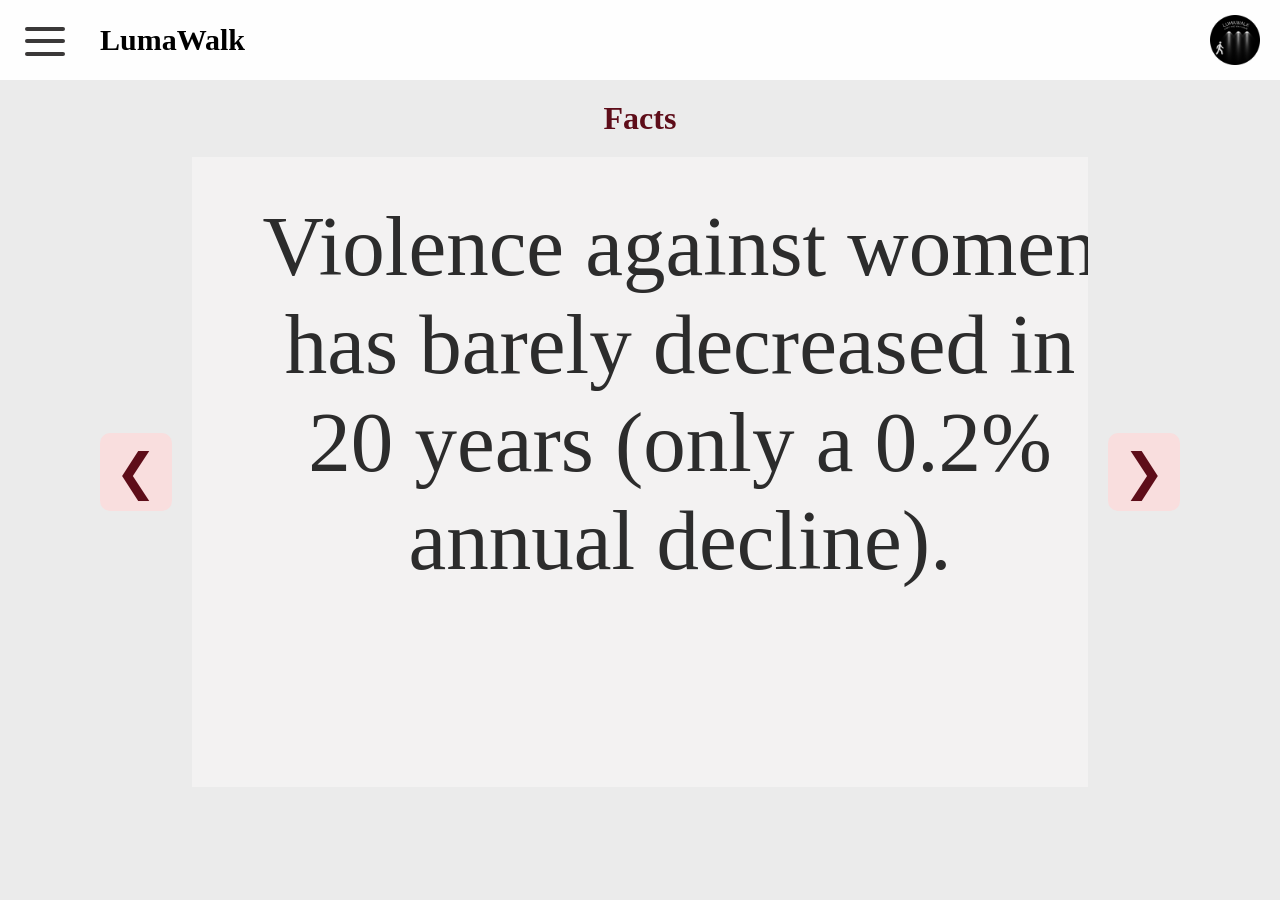
<file: Facts.html>
<!DOCTYPE html>
<html lang="en">
<head>
    <meta charset="UTF-8">
    <meta name="viewport" content="width=device-width, initial-scale=1.0">
    <title>Facts</title>
    <link rel="stylesheet" href="facts.css">
</head>
<body>
    <div class="off-screen-menu"> 
        <ul>
            <li>
                <a href="home.html">
                    <img src="Images/Icons/1Home.png" class="icon" alt="Home page icon">
                    <div class="iconinfo">
                        <h4>Home</h4>
                        <p>Welcome & Overview</p>
                    </div>
                </a>
            </li>
            <li>
                <a href="SelfDefence.html">
                    <img src="Images/Icons/2Self-defence-techniques.png" class="icon" alt="Self defence icon">
                    <div class="iconinfo">
                        <h4>Self Defense</h4>
                        <p>Techniques & Awareness</p>
                    </div>
                </a>
            </li>
            <li>
                <a href="Facts.html">
                    <img src="Images/Icons/3Facts.png" class="icon" alt="facts icon">
                    <div class="iconinfo">
                        <h4>Facts</h4>
                        <p>Important and Interesting Facts </p>
                    </div>
                </a>
            </li>
            <li>
                <a href="safetytips.html">
                    <img src="Images/Icons/4Safety-tips.png" class="icon" alt="safetytips">
                    <div class="iconinfo">
                        <h4>Safety Tips</h4>
                        <p>Night, Transport, Digital, First Date</p>
                    </div>
                </a>
            </li>
        </ul>
    </div>

    <header class="sticky-menu">
        <nav>
            <div class="ham-menu">
                <span></span>
                <span></span>
                <span></span>
            </div>
        </nav>
        <h1 class="LumaWalk"> 
            LumaWalk
        </h1>
        <img src="Images/Icons/Lumawalk-logo.png" class="logo" alt="LUmaWalk logo">
    </header>

    <div class="Facts">
        <h2 class="facts-title">Facts</h2>

        <div class="facts-carousel">

            <button class="arrow left" onclick="prevFact()">&#10094;</button>

            <div class="facts-wrapper">
                <div class="fact-card">Violence against women has barely decreased in 20 years (only a 0.2% annual decline).</div>
                <div class="fact-card">In OECD countries, violence against women costs about $110 billion per year. </div>
                <div class="fact-card">Closing the digital gender gap could add $1.5 trillion to the global economy by 2030.</div>
                <div class="fact-card">Full legal equality for women could still be 286 years away at the current rate of progress.</div>
                <div class="fact-card">Women are more likely to have their pain underestimated or undertreated</div>
                <div class="fact-card">Women can experience different medication effects because many drugs were historically tested mainly on men.</div>            </div>

            <button class="arrow right" onclick="nextFact()">&#10095;</button>
        </div>
    </div>
<script src="script.js"></script>
</body>
</html>
</file>
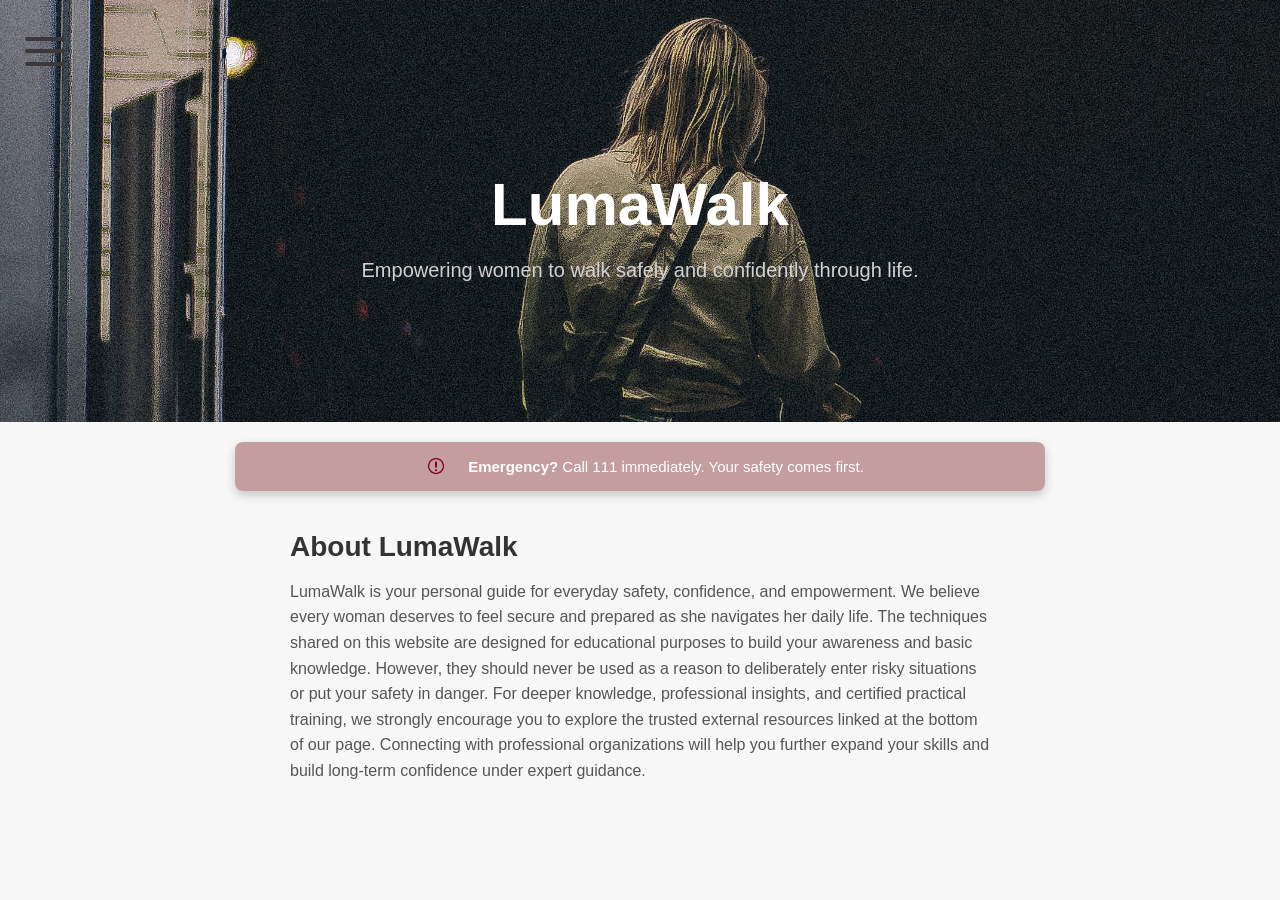
<file: home.html>
<!DOCTYPE html>
<html lang="en">
<head>
    <meta charset="UTF-8">
    <title>LumaWalk - Home</title>
    <link rel="stylesheet" href="Style.css">
</head>
<body>

    <div class="off-screen-menu"> 
        <ul>
            <li>
                <a href="home.html">
                    <img src="Images/Icons/1Home.png" class="icon" alt="Home page icon">
                    <div class="iconinfo">
                        <h4>Home</h4>
                        <p>Welcome & Overview</p>
                    </div>
                </a>
            </li>
            <li>
                <a href="SelfDefence.html">
                    <img src="Images/Icons/2Self-defence-techniques.png" class="icon" alt="Self defence icon">
                    <div class="iconinfo">
                        <h4>Self Defense</h4>
                        <p>Techniques & Awareness</p>
                    </div>
                </a>
            </li>
            <li>
                <a href="Facts.html">
                    <img src="Images/Icons/3Facts.png" class="icon" alt="facts icon">
                    <div class="iconinfo">
                        <h4>Facts</h4>
                        <p>Important and Interesting Facts </p>
                    </div>
                </a>
            </li>
            <li>
                <a href="safetytips.html">
                    <img src="Images/Icons/4Safety-tips.png" class="icon" alt="safetytips">
                    <div class="iconinfo">
                        <h4>Safety Tips</h4>
                        <p>Night, Transport, Digital, First Date</p>
                    </div>
                </a>
            </li>
        </ul>
    </div>
    <nav>
        <div class="ham-menu">
            <span></span>
            <span></span>
            <span></span>
        </div>
    </nav>

    <!-- Home Page Content -->
    <section class="banner">
        <h1>LumaWalk</h1>
        <p>Empowering women to walk safely and confidently through life.</p>
    </section>

    <section class="emergency-box">
        <img src="Images\Icons\Emergency-icon.png" class="emergency-icon">
    <p><strong>Emergency?</strong> Call 111 immediately. Your safety comes first.</p>
</section>

<section class="about">
    <h2>About LumaWalk</h2>
    <p>
        LumaWalk is your personal guide for everyday safety, confidence, and empowerment. 
        We believe every woman deserves to feel secure and prepared as she navigates her daily life. 
        The techniques shared on this website are designed for educational purposes to build your awareness and 
        basic knowledge. However, they should never be used as a reason to deliberately enter risky situations 
        or put your safety in danger. For deeper knowledge, professional insights, and certified practical
        training, we strongly encourage you to explore the trusted external resources linked at the 
        bottom of our page. Connecting with professional organizations will help you further expand your skills 
        and build long-term confidence under expert guidance.   
    </p>
</section>


<script src="script.js"></script>
</body>
</html>
</file>
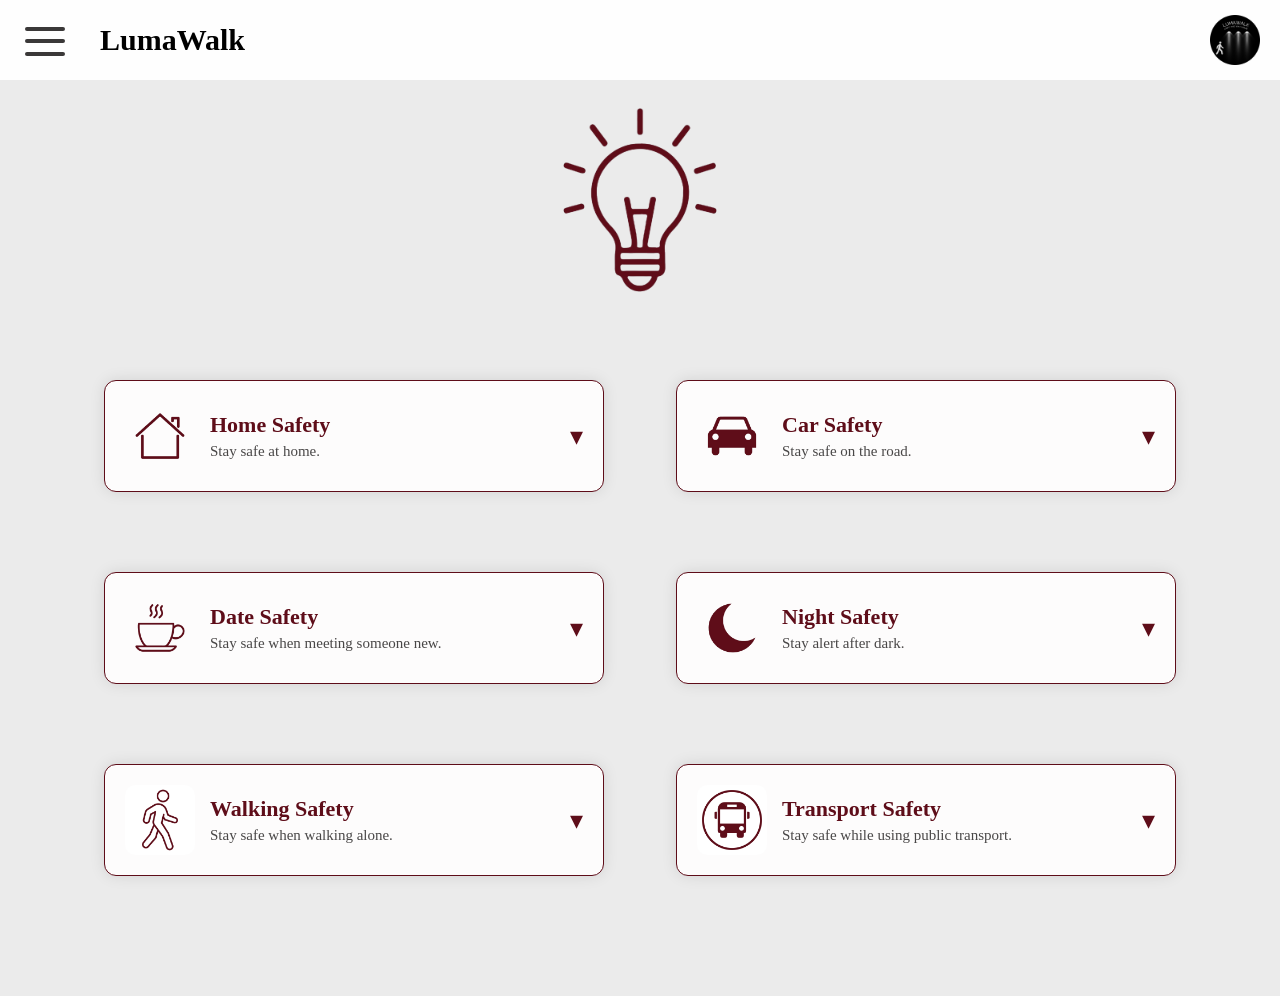
<file: safetytips.html>
<!DOCTYPE html>
<html lang="en">
<head>
    <meta charset="UTF-8">
    <meta name="viewport" content="width=device-width, initial-scale=1.0">
    <title>Safety tips</title>
    <link rel="stylesheet" href="safetytips.css">
</head>
<body>
    
    <div class="off-screen-menu"> 
        <ul>
            <li>
                <a href="home.html">
                    <img src="Images/Icons/1Home.png" class="icon" alt="Home page icon">
                    <div class="iconinfo">
                        <h4>Home</h4>
                        <p>Welcome & Overview</p>
                    </div>
                </a>
            </li>
            <li>
                <a href="SelfDefence.html">
                    <img src="Images/Icons/2Self-defence-techniques.png" class="icon" alt="Self defence icon">
                    <div class="iconinfo">
                        <h4>Self Defense</h4>
                        <p>Techniques & Awareness</p>
                    </div>
                </a>
            </li>
            <li>
                <a href="Facts.html">
                    <img src="Images/Icons/3Facts.png" class="icon" alt="facts icon">
                    <div class="iconinfo">
                        <h4>Facts</h4>
                        <p>Important and Interesting Facts </p>
                    </div>
                </a>
            </li>
            <li>
                <a href="safetytips.html">
                    <img src="Images/Icons/4Safety-tips.png" class="icon" alt="safetytips">
                    <div class="iconinfo">
                        <h4>Safety Tips</h4>
                        <p>Night, Transport, Digital, First Date</p>
                    </div>
                </a>
            </li>
        </ul>
    </div>

    <header class="sticky-menu">
        <nav>
            <div class="ham-menu">
                <span></span>
                <span></span>
                <span></span>
            </div>
        </nav>
        <h1 class="LumaWalk"> 
            LumaWalk
        </h1>
        <img src="Images/Icons/Lumawalk-logo.png" class="logo" alt="LUmaWalk logo">
    </header>

<!--Safety tips icon-->
<div class="safetyicon-container">
    <img src="Images/Safety-tips/safety-tips-icon.png" class="safety-icon" alt="safetytipsicon">
</div>
<!--Tips-->
    <div class="main-container">


    <div class="container1">

<!--House safety--> 
        <div class="tips-container">

    <div class="tips-header" onclick="toggleDropdown(this)">
        <img src="Images/Safety-tips/home-safety.png" class="tips-icon" alt="Home safety">

        <div class="tips-text-block">
            <h1 class="tips-heading">Home Safety</h1>
            <p class="tips-description">Stay safe at home.</p>
        </div>

        <span class="tips-arrow">&#9662;</span>
    </div>

    <div class="tips-dropdown">
        <ul>
            <li>Lock doors and windows</li>
            <li>Keep curtains closed at night to prevent people seeing inside</li>
            <li>Keep a personal alarm or safety tool near your bed</li>
            <li>Close the garage door immediately after entering</li>
            <li>Never indicate you are alone when answering the door</li>
        </ul>
    </div>

</div>

<!--Car safety--> 
        <div class="tips-container">

    <div class="tips-header" onclick="toggleDropdown(this)">
        <img src="Images/Safety-tips/car-safety.png" class="tips-icon" alt="Car safety">

        <div class="tips-text-block">
            <h1 class="tips-heading">Car Safety</h1>
            <p class="tips-description">Stay safe on the road.</p>
        </div>

        <span class="tips-arrow">&#9662;</span>
    </div>

    <div class="tips-dropdown">
        <ul>
            <li>Lock doors immediately after entering</li>
            <li>Park in well‑lit, busy areas</li>
            <li>Check the back seat before getting in</li>
            <li>Keep your phone charged and accessible</li>
            <li>Trust your instincts</li>
        </ul>
    </div>

</div>

<!--Date safety--> 
        <div class="tips-container">

    <div class="tips-header" onclick="toggleDropdown(this)">
        <img src="Images/Safety-tips/date-safety.png" class="tips-icon" alt="Date safety">

        <div class="tips-text-block">
            <h1 class="tips-heading">Date Safety</h1>
            <p class="tips-description">Stay safe when meeting someone new.</p>
        </div>

        <span class="tips-arrow">&#9662;</span>
    </div>

    <div class="tips-dropdown">
        <ul>
            <li>Meet in public places for the first few dates</li>
            <li>Tell a friend where you’re going and who you’re meeting</li>
            <li>Keep your drink in sight at all times</li>
            <li>Arrange your own transport</li>
            <li>Set a check‑in message with someone you trust</li>
            <li>Leave immediately if you feel pressured or uncomfortable</li>
        </ul>
    </div>

</div>

<!--Night safety--> 
        <div class="tips-container">

    <div class="tips-header" onclick="toggleDropdown(this)">
        <img src="Images/Safety-tips/night-safety.png" class="tips-icon" alt="Night safety">

        <div class="tips-text-block">
            <h1 class="tips-heading">Night Safety</h1>
            <p class="tips-description">Stay alert after dark.</p>
        </div>

        <span class="tips-arrow">&#9662;</span>
    </div>

    <div class="tips-dropdown">
        <ul>
            <li>Stick to well‑lit streets and busy areas</li>
            <li>Avoid wearing headphones at full volume</li>
            <li>Share your live location with someone you trust</li>
            <li>Walk with confidence and purpose</li>
            <li>Call for help early if you feel unsafe</li>
        </ul>
    </div>

</div>

<!--Walking safety--> 
        <div class="tips-container">

    <div class="tips-header" onclick="toggleDropdown(this)">
        <img src="Images/Safety-tips/walking-safety.png" class="tips-icon" alt="walking safety">

        <div class="tips-text-block">
            <h1 class="tips-heading">Walking Safety</h1>
            <p class="tips-description">Stay safe when walking alone.</p>
        </div>

        <span class="tips-arrow">&#9662;</span>
    </div>

    <div class="tips-dropdown">
        <ul>
            <li>Walk with confidence and stay aware of your surroundings.</li>
            <li>Avoid dark shortcuts; choose bright, busy paths instead.</li>
            <li>Keep your phone in your hand and your bag close to your body.</li>
            <li>Share your location with someone you trust while walking.</li>
            <li>If someone makes you uneasy, change direction or head toward people.</li>
        </ul>
    </div>

</div>

<!--Transport safety--> 
        <div class="tips-container">

    <div class="tips-header" onclick="toggleDropdown(this)">
        <img src="Images/Safety-tips/transport-safety.png" class="tips-icon" alt="transport safety">

        <div class="tips-text-block">
            <h1 class="tips-heading">Transport Safety</h1>
            <p class="tips-description">Stay safe while using public transport.</p>
        </div>

        <span class="tips-arrow">&#9662;</span>
    </div>

    <div class="tips-dropdown">
        <ul>
            <li>Wait for transport in bright, busy areas where others are around.</li>
            <li>Share your route or ride details with someone you trust.</li>
            <li>Sit near the driver or other passengers, not in isolated seats.</li>
            <li>Keep your bag close and your phone easily accessible.</li>
            <li>If someone makes you uncomfortable, move seats or exit safely.</li>
        </ul>
    </div>

</div>

    </div>
        </div>
<script src="safetytips.js"></script>
</body>
</html>
</file>
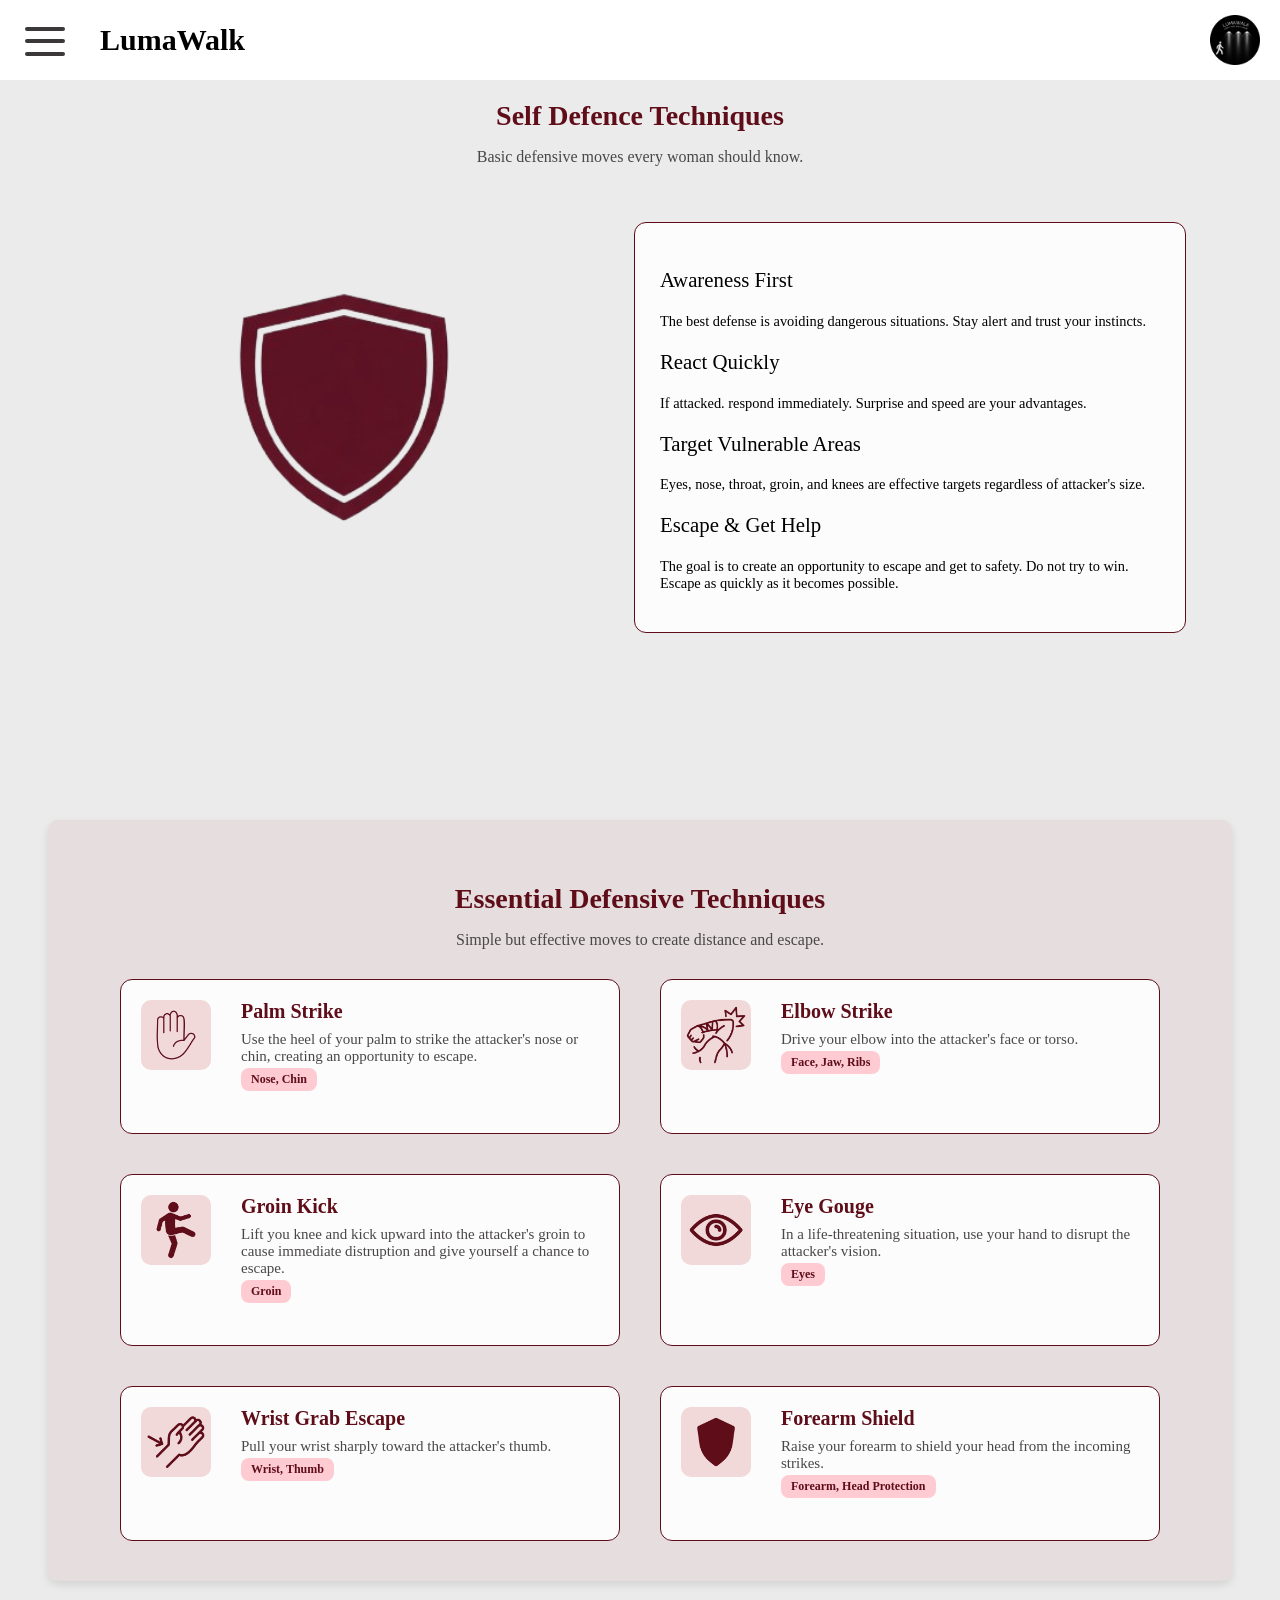
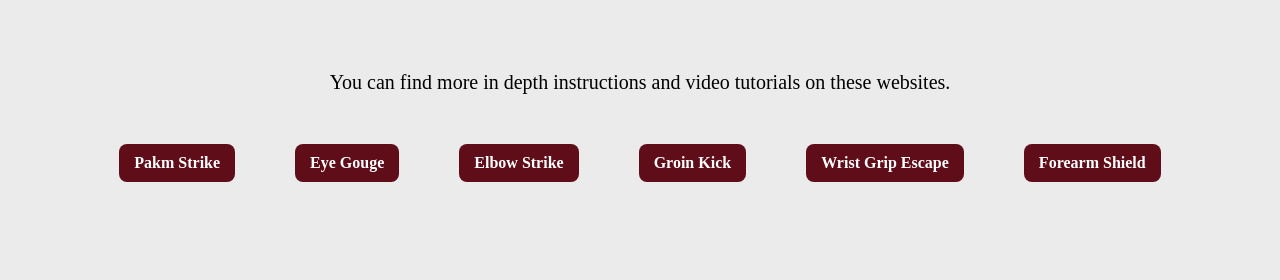
<file: SelfDefence.html>
<!DOCTYPE html>
<html lang="en">
<head>
    <meta charset="UTF-8">
    <meta name="viewport" content="width=device-width, initial-scale=1.0">
    <title>Self Defence</title>
    <link rel="stylesheet" href="selfdefence.css">
</head>
<body>
    <div class="off-screen-menu"> 
        <ul>
            <li>
                <a href="home.html">
                    <img src="Images/Icons/1Home.png" class="icon" alt="Home page icon">
                    <div class="iconinfo">
                        <h4>Home</h4>
                        <p>Welcome & Overview</p>
                    </div>
                </a>
            </li>
            <li>
                <a href="SelfDefence.html">
                    <img src="Images/Icons/2Self-defence-techniques.png" class="icon" alt="Self defence icon">
                    <div class="iconinfo">
                        <h4>Self Defense</h4>
                        <p>Techniques & Awareness</p>
                    </div>
                </a>
            </li>
            <li>
                <a href="Facts.html">
                    <img src="Images/Icons/3Facts.png" class="icon" alt="facts icon">
                    <div class="iconinfo">
                        <h4>Facts</h4>
                        <p>Important and Interesting Facts </p>
                    </div>
                </a>
            </li>
            <li>
                <a href="safetytips.html">
                    <img src="Images/Icons/4Safety-tips.png" class="icon" alt="safetytips">
                    <div class="iconinfo">
                        <h4>Safety Tips</h4>
                        <p>Night, Transport, Digital, First Date</p>
                    </div>
                </a>
            </li>
        </ul>
    </div>

    <header class="sticky-menu">
        <nav>
            <div class="ham-menu">
                <span></span>
                <span></span>
                <span></span>
            </div>
        </nav>
        <h1 class="LumaWalk"> 
            LumaWalk
        </h1>
        <img src="Images/Icons/Lumawalk-logo.png" class="logo" alt="LUmaWalk logo">
    </header>

    <div class="title">
        <h2>Self Defence Techniques</h2>
        <p> Basic defensive moves every woman should know.</p>
    </div>
        <div class="main-container">
            <img src="Images/Icons/Selfdefence_page_logo-.png" class="selfdefenceicon" alt="self defence logo">
                <div class="text-container">
                   <p class="headings">  Awareness First</p>
                   <p class="points"> The best defense is avoiding dangerous situations. Stay alert and trust your instincts.</p>
                   <p class="headings">   React Quickly</p>
                   <p class="points"> If attacked. respond immediately. Surprise and speed are your advantages.</p>
                   <p class="headings">  Target Vulnerable Areas</p>
                   <p class="points"> Eyes, nose, throat, groin, and knees are effective targets regardless of attacker's size.</p>
                   <p class="headings">  Escape & Get Help</p>
                   <p class="points"> The goal is to create an opportunity to escape and get to safety. Do not try to win. Escape as quickly as it becomes possible.</p>
                </div>
        </div>

<!-- Essential Defensive Techniques Section -->
<div class="Essential-techniques">

    <h2 class="techniques-heading"> Essential Defensive Techniques</h2>
    <p class="techniques-subtitle"> Simple but effective moves to create distance and escape.</p>

    <div class="technique-container">
    
        <!--Palm Strike--> 
        <div class="technique" onclick="openModal(
    'Palm Strike',
    'A palm strike is done by using the firm heel of your palm and driving it forward in a straight, controlled motion. Your fingers stay relaxed and lifted so the force goes through the bottom of your hand instead of your knuckles. The movement comes from your whole body, not just your arm but your hips and shoulders naturally push the palm forward, creating a strong, direct impact. The goal is to make a quick, solid connection that disrupts the attacker’s movement long enough for you to step back and get away.',
    'Target Areas: Nose, Chin'
)">
    <img src="Images/self-defence/palm-strike.png" class="technique-icon" alt="Palm strike">

    <div class="technique-text-block">
        <h3 class="technique-heading">Palm Strike</h3>
        <p class="technique-description">
            Use the heel of your palm to strike the attacker's nose or chin, creating an opportunity to escape.
        </p>
        <p class="technique-label">Nose, Chin</p>
    </div>
</div>

        <!--Elbow Strike--> 
        <div class="technique" onclick="openModal(
    'Elbow Strike',
    'An elbow strike is done by using the hard point of your elbow and driving it through a short, controlled movement powered by your torso. Because the elbow is close to your body, the motion relies more on rotation than reach, so your hips and shoulders naturally add strength without needing force. Your arm stays bent, and the strike comes from turning your body sharply, letting the elbow create a quick, solid impact. You use an elbow strike when someone is very close to you and you don’t have space to extend your arms. It’s meant to break their pressure, interrupt their movement, and create a moment for you to step away and get out of the situation.',
    'Target Areas: Face, Jaw, Ribs'
)">
    <img src="Images/self-defence/elbow-strike.png" class="technique-icon" alt="Elbow strike">

    <div class="technique-text-block">
        <h3 class="technique-heading">Elbow Strike</h3>
        <p class="technique-description">
            Drive your elbow into the attacker's face or torso.
        </p>
        <p class="technique-label">Face, Jaw, Ribs</p>
    </div>
</div>

        <!--Groin Kick--> 
        <div class="technique" onclick="openModal(
    'Groin Kick',
    'A groin kick uses the upward motion of your leg to create a sharp, controlled strike powered by your hips. Your knee lifts first, and the kick follows naturally from that rising motion, keeping your foot pointed forward so the force travels through the center of your leg. Because the movement comes from your hips and core, it doesn’t rely on strength. It’s a quick, direct action that interrupts someone’s pressure and gives you space to move away. You use a groin kick when someone is close enough that you can lift your leg without needing distance. It’s meant to break their momentum, create hesitation, and give you a moment to step back and escape the situation.',
    'Target Areas: Groin'
)">
    <img src="Images/self-defence/groin-kick.png" class="technique-icon" alt="Groin kick">

    <div class="technique-text-block">
        <h3 class="technique-heading">Groin Kick</h3>
        <p class="technique-description">
            Lift you knee and kick upward into the attacker's groin to cause immediate distruption and give yourself a chance to escape.
        </p>
        <p class="technique-label">Groin</p>
    </div>
</div>

        <!--Eye Gouge--> 
        <div class="technique" onclick="openModal(
    'Eye Gouge',
    'An eye gouge uses the natural movement of your hand to create a quick, disruptive action that targets the attacker’s vision and breaks their forward pressure. Your fingers stay firm and directed toward the eyes, and the motion comes from your arm and upper body working together, allowing you to create a fast, controlled distraction without relying on strength. Because the movement is simple and instinctive, it works even under stress and gives you a moment to move away.You use an eye gouge only when someone is extremely close and you need an immediate distraction to create space. It’s meant to interrupt their focus, break their momentum, and give you a chance to step back and escape the situation.',
    'Target Areas: Eyes'
)">
    <img src="Images/self-defence/eye-gouge.png" class="technique-icon" alt="Eye Gouge">

    <div class="technique-text-block">
        <h3 class="technique-heading">Eye Gouge</h3>
        <p class="technique-description">
            In a life-threatening situation, use your hand to disrupt the attacker's vision.
        </p>
        <p class="technique-label">Eyes</p>
    </div>
</div>

        <!-- Wrist Grab Escape--> 
        <div class="technique" onclick="openModal(
    'Wrist Grab Escape',
    'A wrist grab escape uses the natural rotation of your arm to break free from someone’s hold without relying on strength. Instead of pulling against their grip, you turn your wrist toward the weakest part of their hand, letting the movement come from your forearm and shoulder so the escape feels smooth and controlled. By moving in the direction where their fingers can’t hold tightly, the grip loosens and gives you space to move away.You use a wrist grab escape when someone has hold of your wrist and you need to free your arm quickly. It’s meant to break their control, create separation, and give you a moment to step back and get out of the situation.',    
)">
    <img src="Images/self-defence/wrist-grab.png" class="technique-icon" alt="Wrist Grab Escape">

    <div class="technique-text-block">
        <h3 class="technique-heading">Wrist Grab Escape</h3>
        <p class="technique-description">
            Pull your wrist sharply toward the attacker's thumb.
        </p>
        <p class="technique-label">Wrist, Thumb</p>
    </div>
</div>

        <!--Forearm Shield--> 
        <div class="technique" onclick="openModal(
    'Forearm Shield',
    'A forearm shield uses the solid length of your forearm to create a protective barrier between you and someone applying pressure. Your arm lifts in a firm, controlled motion, with your forearm angled so it covers your head and upper body while your elbow stays close enough to keep the shield stable. The movement comes from your shoulder and core working together, allowing you to absorb or redirect contact without relying on strength. This protective posture interrupts their forward movement and gives you a moment to move away.You use a forearm shield when someone is close enough to strike or push and you need quick protection. It’s meant to guard vulnerable areas, break their momentum, and give you space to step back and get out of the situation.',    
)">
    <img src="Images/self-defence/forearm-shield.png" class="technique-icon" alt="Forearm Shield">

    <div class="technique-text-block">
        <h3 class="technique-heading">Forearm Shield</h3>
        <p class="technique-description">
            Raise your forearm to shield your head from the incoming strikes.
        </p>
        <p class="technique-label"> Forearm, Head Protection</p>
    </div>
</div>
</div>
</div>

<p class="course-text">
    You can find more in depth instructions and video tutorials on these websites.
</p>
<div class="buttons">

<div class="link-box">
    <a href="https://fightencyclopedia.com/videos/408479/strike/open-hand-strike/palm-strike" target="_blank" class="safe-btn">Pakm Strike</a>
</div>

<div class="link-box">
    <a href="https://fightencyclopedia.com/techniques/strike/open-hand-strike/krav-maga-strike/krav-maga-eye-gouge" target="_blank" class="safe-btn">Eye Gouge</a>
</div>

<div class="link-box">
    <a href="https://fightencyclopedia.com/techniques/strike/elbow-strike/fundamental-elbow-strike" target="_blank" class="safe-btn">Elbow Strike</a>
</div>

<div class="link-box">
    <a href="https://fightencyclopedia.com/techniques/strike/kick/front-kick/phantom-groin-kick" target="_blank" class="safe-btn">Groin Kick</a>
</div>

<div class="link-box">
    <a href="https://centerlinetactical.com/blogs/the-readiness-report/how-to-break-a-wrist-grab?utm_source=copilot.com" target="_blank" class="safe-btn">Wrist Grip Escape</a>
</div>

<div class="link-box">
    <a href="https://fightencyclopedia.com/techniques/defence/striking-interception-defence/block/high-block/forearm-block" target="_blank" class="safe-btn">Forearm Shield</a>
</div>

</div>

<script src="script.js"></script>

<div id="modal-overlay" class="modal-overlay">
    <div id="modal-box" class="modal-box">
        <span class="modal-close" onclick="closeModal()">✕</span>
        <h2 id="modal-title"> </h2>
        <p id="modal-text"></p>
        <p id="modal-target"></p>
    </div>
</div>
</body>
</html>
</file>
<file: facts.css>
body{
    background: #ebebeb;
}

/* off screen menu*/
.off-screen-menu {
  display: flex;
  position: fixed;
  top: 0;
  left: -450px;
  max-width: 450px;
  height: 100vh;
  background-color: #333;
  color: #5e5c5c;
  transition: left 0.3s ease-in-out;
  align-items: center;
  flex-direction: column;
  justify-content: flex-start;
  padding-top: 100px;
  gap: 40px;
  z-index: 99999;
}

.nav {
    padding: 1rem;
    display: flex;
    background-color: #333;
}

.sticky-menu {
    position: fixed;
    top: 0;
    left: 0;
    height: 80px;
    width: 100%;
    display: flex;
    align-items: center;
    justify-content: space-between;
    background-color: #fefefe; 
    padding: 0 20px;
    z-index: 999999;
}

.logo {
    width: 50px;
    height: 50px;
    margin-right: 40px;
}

.LumaWalk {
    font-size: 30px;
    margin-left: 80px;
    position: fixed;
}

.ham-menu {
    height: 50px;
    width: 50px;
    position: absolute;
    top: 10px;
    left: 20px;
    z-index: 99999;
}

.ham-menu span {
    display: block;
    height: 4px;
    width: 80%;
    background-color: #3a3838;
    margin: 6px 0;
    transition: all 0.3s ease-in-out;
    transform: translate(-50%, -50%);
    position: absolute;
    top: 50%;
    left: 50%;
    border-radius: 10px;
}

.ham-menu.open span {
    background-color: #d7d5d5;
}

.ham-menu span:nth-child(1) {
    top: 25%;
}

.ham-menu span:nth-child(3) {
    top: 75%;
}

.ham-menu.open span:nth-child(1) {
    transform: translate(-50%, -50%) rotate(45deg);
    top: 50%;
}

.ham-menu.open span:nth-child(2) {
    opacity: 0;
}
.ham-menu.open span:nth-child(3) {
    transform: translate(-50%, -50%) rotate(-45deg);
    top: 50%;
}

.off-screen-menu.open {
  left: 0;
}

.off-screen-menu ul {
    list-style:none;
    padding: 0px;
    margin: 0px;

}

.off-screen-menu li {
    justify-content: center;
    margin: 50px 0;
    display: flex;
    list-style: none;
    padding-left: 20px;
    padding-right: 20px;
    position: relative;
}

.icon {
    width: 55px;
    margin-left: 0px;
    margin-right: 0px;
    border-radius: 10px;
    justify-content: center;
    align-items: center;
}

/* Icons & info */
.iconinfo {
    position: absolute;
    left: 90px;
    top: 0;
    transform: translateY(-50%);
    background: rgba(20, 20, 20, 0.9); 
    color: #fff;
    padding: 12px 16px;
    border-radius: 10px;
    opacity: 0;
    pointer-events: none;
    transition: 0.2s;
    width: 180px;              
    box-shadow: 0 4px 12px rgba(0,0,0,0.3);;
}

.iconinfo h4 {
    color: #fcb0bb;
    margin: 0;
    font-size: 16px;
    font-family: sans-serif;
}

.iconinfo p {
    color: #f0dcdf;
    margin: 4px 0 0;
    font-size: 13px;
}

.off-screen-menu li:hover .iconinfo {
    opacity: 0.95;
    transform: translateY(-50%) translateX(5px);
}

/* Section */
.facts-section {
    text-align: center;
    padding: 40px;
}

/* Title */
.facts-title {
    font-family: serif;
    font-size: 32px;
    color: #5e0d19;
    margin-bottom: 20px;
    text-align: center;
    margin-top: 100px;
}

/* Carousel container */
.facts-carousel {
    display: flex;
    align-items: center;
    justify-content: center;
    gap: 20px;
}

/* Arrows */
.arrow {
    border: none;
    font-size: 50px;
    padding: 10px 15px;
    border-radius: 10px;
    cursor: pointer;
    color: #5e0d19;
    background-color: #f9dede;
    transition: 0.2s;
}

.arrow:hover {
    background-color: #f7caca;
}

/* Wrapper for sliding cards */
.facts-wrapper {
    width: 70vw;
    height: 70vh;
    overflow: hidden;
    position: relative;
}

/* Cards */
.fact-card {
    width: 100%;
    height: 100%;
    background-color: #f3f2f2;
    padding: 40px;
    font-family: serif;
    font-size: 85px;
    color: #2c2c2c;
    box-shadow: 0 0 20px rgba(3, 3, 3, 0.25);
    position: absolute;
    top: 0;
    left: 100%;
    opacity: 0.4;
    transition: all 0.4s ease;
    display: flex;
    justify-content: center;
    justify-items: center;
    text-align: center;
}

/* Active (center) card */
.fact-card.active {
    left: 0;
    opacity: 1;
    z-index: 10;
}

/* Left faded card */
.fact-card.left {
    left: -100%;
    opacity: 0.2;
}

/* Right faded card */
.fact-card.right {
    left: 100%;
    opacity: 0.2;
}
</file>
<file: Style.css>
/* Reset */
body {
    margin: 0;
    font-family: Arial, sans-serif;
    background: #f7f7f7;
}
/* Nav bar */
/* off-screen-menu*/
.off-screen-menu {
  display: flex;
  position: fixed;
  top: 0;
  left: -450px;
  max-width: 450px;
  height: 100vh;
  background-color: #333;
  color: #5e5c5c;
  transition: left 0.3s ease-in-out;
  align-items: center;
  flex-direction: column;
  justify-content: flex-start;
  padding-top: 100px;
  gap: 40px;
}

.nav {
    padding: 1rem;
    display: flex;
    background-color: #333;
}

.ham-menu {
    height: 50px;
    width: 50px;
    position: absolute;
    top: 20px;
    left: 20px;
}

.ham-menu span {
    display: block;
    height: 4px;
    width: 80%;
    background-color: #3a3838;
    margin: 6px 0;
    transition: all 0.3s ease-in-out;
    transform: translate(-50%, -50%);
    position: absolute;
    top: 50%;
    left: 50%;
    border-radius: 10px;
}

.ham-menu.open span {
    background-color: #d7d5d5;
}

.ham-menu span:nth-child(1) {
    top: 25%;
}

.ham-menu span:nth-child(3) {
    top: 75%;
}

.ham-menu.open span:nth-child(1) {
    transform: translate(-50%, -50%) rotate(45deg);
    top: 50%;
}

.ham-menu.open span:nth-child(2) {
    opacity: 0;
}
.ham-menu.open span:nth-child(3) {
    transform: translate(-50%, -50%) rotate(-45deg);
    top: 50%;
}

.off-screen-menu.open {
  left: 0;
}

.off-screen-menu ul {
    list-style:none;
    padding: 0px;
    margin: 0px;

}

.off-screen-menu li {
    justify-content: center;
    margin: 50px 0;
    display: flex;
    list-style: none;
    padding-left: 20px;
    padding-right: 20px;
    position: relative;
}

.icon {
    width: 55px;
    margin-left: 0px;
    margin-right: 0px;
    border-radius: 10px;
    justify-content: center;
    align-items: center;
}

/* Icons & info */
.iconinfo {
    position: absolute;
    left: 90px;
    top: 0;
    transform: translateY(-50%);
    background: rgba(20, 20, 20, 0.9); 
    color: #fff;
    padding: 12px 16px;
    border-radius: 10px;
    opacity: 0;
    pointer-events: none;
    transition: 0.2s;
    width: 180px;              
    box-shadow: 0 4px 12px rgba(0,0,0,0.3);;
}

.iconinfo h4 {
    color: #fcb0bb;
    margin: 0;
    font-size: 16px;
    font-family: sans-serif;
}

.iconinfo p {
    color: #f0dcdf;
    margin: 4px 0 0;
    font-size: 13px;
}

.off-screen-menu li:hover .iconinfo {
    opacity: 0.95;
    transform: translateY(-50%) translateX(5px);
}

/* Banner Section */

.banner {
    padding: 120px 40px;
    text-align: center;
    background-image: url("Images/Banner-Homepage.jpg");
    background-size: cover;
    background-position: center;
    color: white;
}


.banner h1 {
    font-size: 60px;
    margin-bottom: 10px;
}

.banner p {
    font-size: 20px;
    color: #d2d1d1;
}

/* Emergency Box 111*/
.emergency-box {
    background: #c49e9e;        
    color: white;
    padding: 1px 5px;
    text-align:center;
    font-size: 15px;
    font-weight: 400;
    margin-top: 20px;
    border-radius: 8px;
    width: 90%;
    max-width: 800px;
    margin-left: auto;
    margin-right: auto;
    box-shadow: 0 4px 10px rgba(0,0,0,0.2);
    display: flex;               
    align-items: center;         
    justify-content: center;     
    gap: 12px;                   
    text-align: left; 
}

.emergency-icon {
    width: 40px;
    height: 40px;
}

/* About Section */
.about {
    width: 80%;
    max-width: 700px;
    margin: 40px auto;
    text-align: left;
}

.about h2 {
    font-size: 28px;
    margin-bottom: 10px;
    color: #333;
}

.about p {
    font-size: 16px;
    line-height: 1.6;
    color: #555;
}
</file>
<file: safetytips.css>
body{
    background: #ebebeb;
}

/* off screen menu*/
.off-screen-menu {
  display: flex;
  position: fixed;
  top: 0;
  left: -450px;
  max-width: 450px;
  height: 100vh;
  background-color: #333;
  color: #5e5c5c;
  transition: left 0.3s ease-in-out;
  align-items: center;
  flex-direction: column;
  justify-content: flex-start;
  padding-top: 100px;
  gap: 40px;
}

.nav {
    padding: 1rem;
    display: flex;
    background-color: #333;
}

.sticky-menu {
    position: fixed;
    top: 0;
    left: 0;
    height: 80px;
    width: 100%;
    display: flex;
    align-items: center;
    justify-content: space-between; 
    background-color: #fefefe;
    padding: 0 20px;
    z-index: 9999;
}

.logo {
    width: 50px;
    height: 50px;
    margin-right: 40px;
}

.LumaWalk {
    font-size: 30px;
    margin-left: 80px;
    position: fixed;
}

.ham-menu {
    height: 50px;
    width: 50px;
    position: absolute;
    top: 10px;
    left: 20px;
}

.ham-menu span {
    display: block;
    height: 4px;
    width: 80%;
    background-color: #3a3838;
    margin: 6px 0;
    transition: all 0.3s ease-in-out;
    transform: translate(-50%, -50%);
    position: absolute;
    top: 50%;
    left: 50%;
    border-radius: 10px;
}

.ham-menu.open span {
    background-color: #d7d5d5;
}

.ham-menu span:nth-child(1) {
    top: 25%;
}

.ham-menu span:nth-child(3) {
    top: 75%;
}

.ham-menu.open span:nth-child(1) {
    transform: translate(-50%, -50%) rotate(45deg);
    top: 50%;
}

.ham-menu.open span:nth-child(2) {
    opacity: 0;
}
.ham-menu.open span:nth-child(3) {
    transform: translate(-50%, -50%) rotate(-45deg);
    top: 50%;
}

.off-screen-menu.open {
  left: 0;
}

.off-screen-menu ul {
    list-style:none;
    padding: 0px;
    margin: 0px;

}

.off-screen-menu li {
    justify-content: center;
    margin: 50px 0;
    display: flex;
    list-style: none;
    padding-left: 20px;
    padding-right: 20px;
    position: relative;
}

.icon {
    width: 55px;
    margin-left: 0px;
    margin-right: 0px;
    border-radius: 10px;
    justify-content: center;
    align-items: center;
}

/* Icons & info */
.iconinfo {
    position: absolute;
    left: 90px;
    top: 0;
    transform: translateY(-50%);
    background: rgba(20, 20, 20, 0.9); 
    color: #fff;
    padding: 12px 16px;
    border-radius: 10px;
    opacity: 0;
    pointer-events: none;
    transition: 0.2s;
    width: 180px;              
    box-shadow: 0 4px 12px rgba(0,0,0,0.3);;
}

.iconinfo h4 {
    color: #fcb0bb;
    margin: 0;
    font-size: 16px;
    font-family: sans-serif;
}

.iconinfo p {
    color: #f0dcdf;
    margin: 4px 0 0;
    font-size: 13px;
}

.off-screen-menu li:hover .iconinfo {
    opacity: 0.95;
    transform: translateY(-50%) translateX(5px);
}

.safety-icon {
    width: 200px;
    height: 200px;
}

.safetyicon-container {
    display: flex;
    justify-content: center;
    margin-top: 100px;
}

/* Main layout */
.main-container {
    padding: 40px;
    margin: 40px;
}

.container1 {
    display: grid;
    grid-template-columns: repeat(auto-fit, minmax(500px, 1fr));
    gap: 40px;
    justify-items: center;
    grid-auto-flow: row dense;
    align-items: start;
}

/* Card */
.tips-container {
    width: 500px;
    background: #fdfcfc;
    border: 1px solid #5e0d19;
    border-radius: 12px;
    padding: 20px;
    box-sizing: border-box;
    box-shadow: 0 0 15px rgba(0,0,0,0.1);
    transition: 0.3s ease;
    align-self: flex-start;
    margin-bottom: 40px;
}

/* Clickable header */
.tips-header {
    display: flex;
    align-items: center;
    justify-content: space-between;
    cursor: pointer;
}

/* icon */
.tips-icon {
    width: 70px;
    height: 70px;
    border-radius: 10px;
}

/* Text */
.tips-text-block {
    flex: 1;
    margin-left: 15px;
}

.tips-heading {
    font-family: serif;
    font-size: 22px;
    color: #5e0d19;
    margin: 0;
    z-index: 5;
}

.tips-description {
    font-family: serif;
    font-size: 15px;
    color: #494747;
    margin: 5px 0 0 0;
}

/* Arrow */
.tips-arrow {
    font-size: 26px;
    color: #5e0d19;
    transition: transform 0.3s ease;
}

/* arrow (rotates when clicked) */
.tips-container.open .tips-arrow {
    transform: rotate(180deg);
}

/* content */
.tips-dropdown {
    max-height: 0;
    overflow: hidden;
    background: #ffe1e1;
    border-radius: 10px;
    padding: 0 20px;
    transition: max-height 0.4s ease;
}

/* dropdown list */
.tips-dropdown ul {
    padding: 15px 0;
    margin: 0;
    font-family: serif;
    font-size: 16px;
    color: #333;
}

@media (max-width: 550px) {
    .container1 {
        column-count: 1;
    }
}
</file>
<file: selfdefence.css>
body{
    background: #ebebeb;
    padding-bottom: 70px;
}

/* off screen menu*/
.off-screen-menu {
  display: flex;
  position: fixed;
  top: 0;
  left: -450px;
  max-width: 450px;
  height: 100vh;
  background-color: #333;
  color: #5e5c5c;
  transition: left 0.3s ease-in-out;
  align-items: center;
  flex-direction: column;
  justify-content: flex-start;
  padding-top: 100px;
  gap: 40px;
}

.nav {
    padding: 1rem;
    display: flex;
    background-color: #333;
}

.sticky-menu {
    position: fixed;
    top: 0;
    left: 0;
    height: 80px;
    width: 100%;
    display: flex;
    align-items: center;
    justify-content: space-between; 
    padding: 0 20px;
    background-color: #ffffff;
    z-index: 9999;
}

.logo {
    width: 50px;
    height: 50px;
    margin-right: 40px;
}

.LumaWalk {
    font-size: 30px;
    margin-left: 80px;
    position: fixed;
}

.ham-menu {
    height: 50px;
    width: 50px;
    position: absolute;
    top: 10px;
    left: 20px;
}

.ham-menu span {
    display: block;
    height: 4px;
    width: 80%;
    background-color: #3a3838;
    margin: 6px 0;
    transition: all 0.3s ease-in-out;
    transform: translate(-50%, -50%);
    position: absolute;
    top: 50%;
    left: 50%;
    border-radius: 10px;
}

.ham-menu.open span {
    background-color: #d7d5d5;
}

.ham-menu span:nth-child(1) {
    top: 25%;
}

.ham-menu span:nth-child(3) {
    top: 75%;
}

.ham-menu.open span:nth-child(1) {
    transform: translate(-50%, -50%) rotate(45deg);
    top: 50%;
}

.ham-menu.open span:nth-child(2) {
    opacity: 0;
}
.ham-menu.open span:nth-child(3) {
    transform: translate(-50%, -50%) rotate(-45deg);
    top: 50%;
}

.off-screen-menu.open {
  left: 0;
}

.off-screen-menu ul {
    list-style:none;
    padding: 0px;
    margin: 0px;

}

.off-screen-menu li {
    justify-content: center;
    margin: 50px 0;
    display: flex;
    list-style: none;
    padding-left: 20px;
    padding-right: 20px;
    position: relative;
}

.icon {
    width: 55px;
    margin-left: 0px;
    margin-right: 0px;
    border-radius: 10px;
    justify-content: center;
    align-items: center;
}

/* Icons & info */
.iconinfo {
    position: absolute;
    left: 90px;
    top: 0;
    transform: translateY(-50%);
    background: rgba(20, 20, 20, 0.9); 
    color: #fff;
    padding: 12px 16px;
    border-radius: 10px;
    opacity: 0;
    pointer-events: none;
    transition: 0.2s;
    width: 180px;              
    box-shadow: 0 4px 12px rgba(0,0,0,0.3);;
}

.iconinfo h4 {
    color: #fcb0bb;
    margin: 0;
    font-size: 16px;
    font-family: sans-serif;
}

.iconinfo p {
    color: #f0dcdf;
    margin: 4px 0 0;
    font-size: 13px;
}

.off-screen-menu li:hover .iconinfo {
    opacity: 0.95;
    transform: translateY(-50%) translateX(5px);
}

/* Title */
.title {
    text-align: center;
    margin-top: 100px;
}
.title h2 {
    font-size: 28px;
    margin-bottom: 10px;
    color: #5e0d19;
}
.title p {
    font-size: 16px;
    color: #494747;
}

.main-container {
    display: flex;
    align-items: flex-start;   
    justify-content: center;   
    gap: 40px;                 
    padding: 40px;
}

.text-container {
    background: #fdfcfc;
    border: 1px solid #5e0d19;
    border-radius: 12px;
    padding: 25px;
    max-width: 500px;
}

.headings{
    font-family: serif;
    font-size:130%;
    Margin-top: 4%;
}

.points {
    font-family: serif;
    font-size: 90%;
    font: bold;
}

/* Self Defence Icon */
.selfdefenceicon {
    width: 500px;
    height: auto;
    border-radius: 10px;
    margin-top: -150px;
}

@media (max-width: 600px) {
    .content-box {
        flex-direction: column;
        text-align: center;
    }
}
.selfdefence-icon {
        margin-bottom: 20px;
}

/* Techniques Sections*/
.Essential-techniques {
    padding: 40px;
    background-color: #e6dede;
    box-shadow: 0 4px 8px rgba(0, 0, 0, 0.1);
    margin: 40px;
    border-radius: 10px;
}

/* Section Title */
.techniques-heading {
    font-family: serif;
    font-size: 28px;
    color: #5e0d19;
    text-align: center;
    margin-bottom: 10px;
}

.techniques-subtitle {
    font-family: serif;
    font-size: 16px;
    color: #494747;
    text-align: center;
    margin-bottom: 30px;
}

/* Container layout */
.technique-container {
    display: flex;
    flex-wrap: wrap;
    justify-content: center;
    gap: 40px;
}

/* Technique card */
.technique {
    width: 500px;                                                                                           
    background: #fdfcfc;
    border: 1px solid #5e0d19;
    border-radius: 12px;
    padding: 20px;
    display: grid; 
    grid-template-columns: 80px 1fr;
    grid-template-rows: auto auto;
    column-gap: 20px;               
    row-gap: 10px;                   
    align-items: start;     
    box-sizing: border-box;
    cursor: pointer;
}

.technique:hover {
    transform: scale(1.02);
    box-shadow: 0 0 20px rgba(0, 0, 0, 0.15);
    transition: 0.2s ease;
    background-color:#f8ebed;
}

/* Icons */
.technique-icon {
    width: 70px;
    height: 70px;
    border-radius: 10px;
    grid-column: 1;
    grid-row: 1;              
}

/* Text block */
.technique-text-block {
    display: flex;
    flex-direction: column;
    gap: 8px;
}

/* Headings inside card */
.technique-heading {
    font-family: serif;
    font-size: 20px;
    color: #5e0d19;
    margin: 0;
}

/* Description */
.technique-description {
    font-family: serif;
    font-size: 15px;
    color: #494747;
    margin: 0;
}

/* Label */
.technique-label {
    grid-column: 1;
    grid-row: 2;
    font-family: serif;
    font-size: 12px;
    color: #5e0d19;
    font-weight: bold;
    margin-top: -5px;
    padding: 4px 10px;
    border-radius: 8px;
    background: #ffcbd3;
    width: fit-content;

}

/* Mobile layout */
@media (max-width: 768px) {
    .technique {
        width: 90%;
        flex-direction: column;
        text-align: center;
        align-items: center;
    }

    .technique-text-block {
        text-align: center;
    }
}

.modal-overlay {
    position: fixed;
    top: 0;
    left: 0;
    width: 100%;
    height: 100%;
    background: rgba(0, 0, 0, 0.5);
    backdrop-filter: blur(3px);
    display: none;
    justify-content: center;
    align-items: center;
    z-index: 999999;
}

.modal-box {
    background: #fff;
    width: 70%;
    max-width: 600px;
    padding: 30px;
    border-radius: 15px;
    box-shadow: 0 0 25px rgba(0,0,0,0.3);
    animation: popup 0.3s ease;
    font-family: serif;
    color: #333333;
    position: relative;
}

/* Close button (popup card)*/
.modal-close {
    position: absolute;
    top: 15px;
    right: 20px;
    font-size: 28px;
    cursor: pointer;
    color: #5e0d19;
}

/* Animation */
@keyframes popup {
    from {
        transform: scale(0.8);
        opacity: 0;
    }
    to {
        transform: scale(1);
        opacity: 1;
    }
}

.course-text {
    font-size: 20px;
    text-align: center;
    padding-top: 50px;
}
.link-box {
    text-align: center;
    padding: 20px;
}

.safe-btn {
    display: inline-block;
    background: #5e0d19;
    color: white;
    padding: 10px 15px;
    border-radius: 8px;
    text-decoration: none;
    font-weight: 600;
    margin-top: 10px;
}

.buttons {
    display: flex;
    flex-wrap: wrap;
    gap: 20px;
    justify-content: center;
}
</file>
